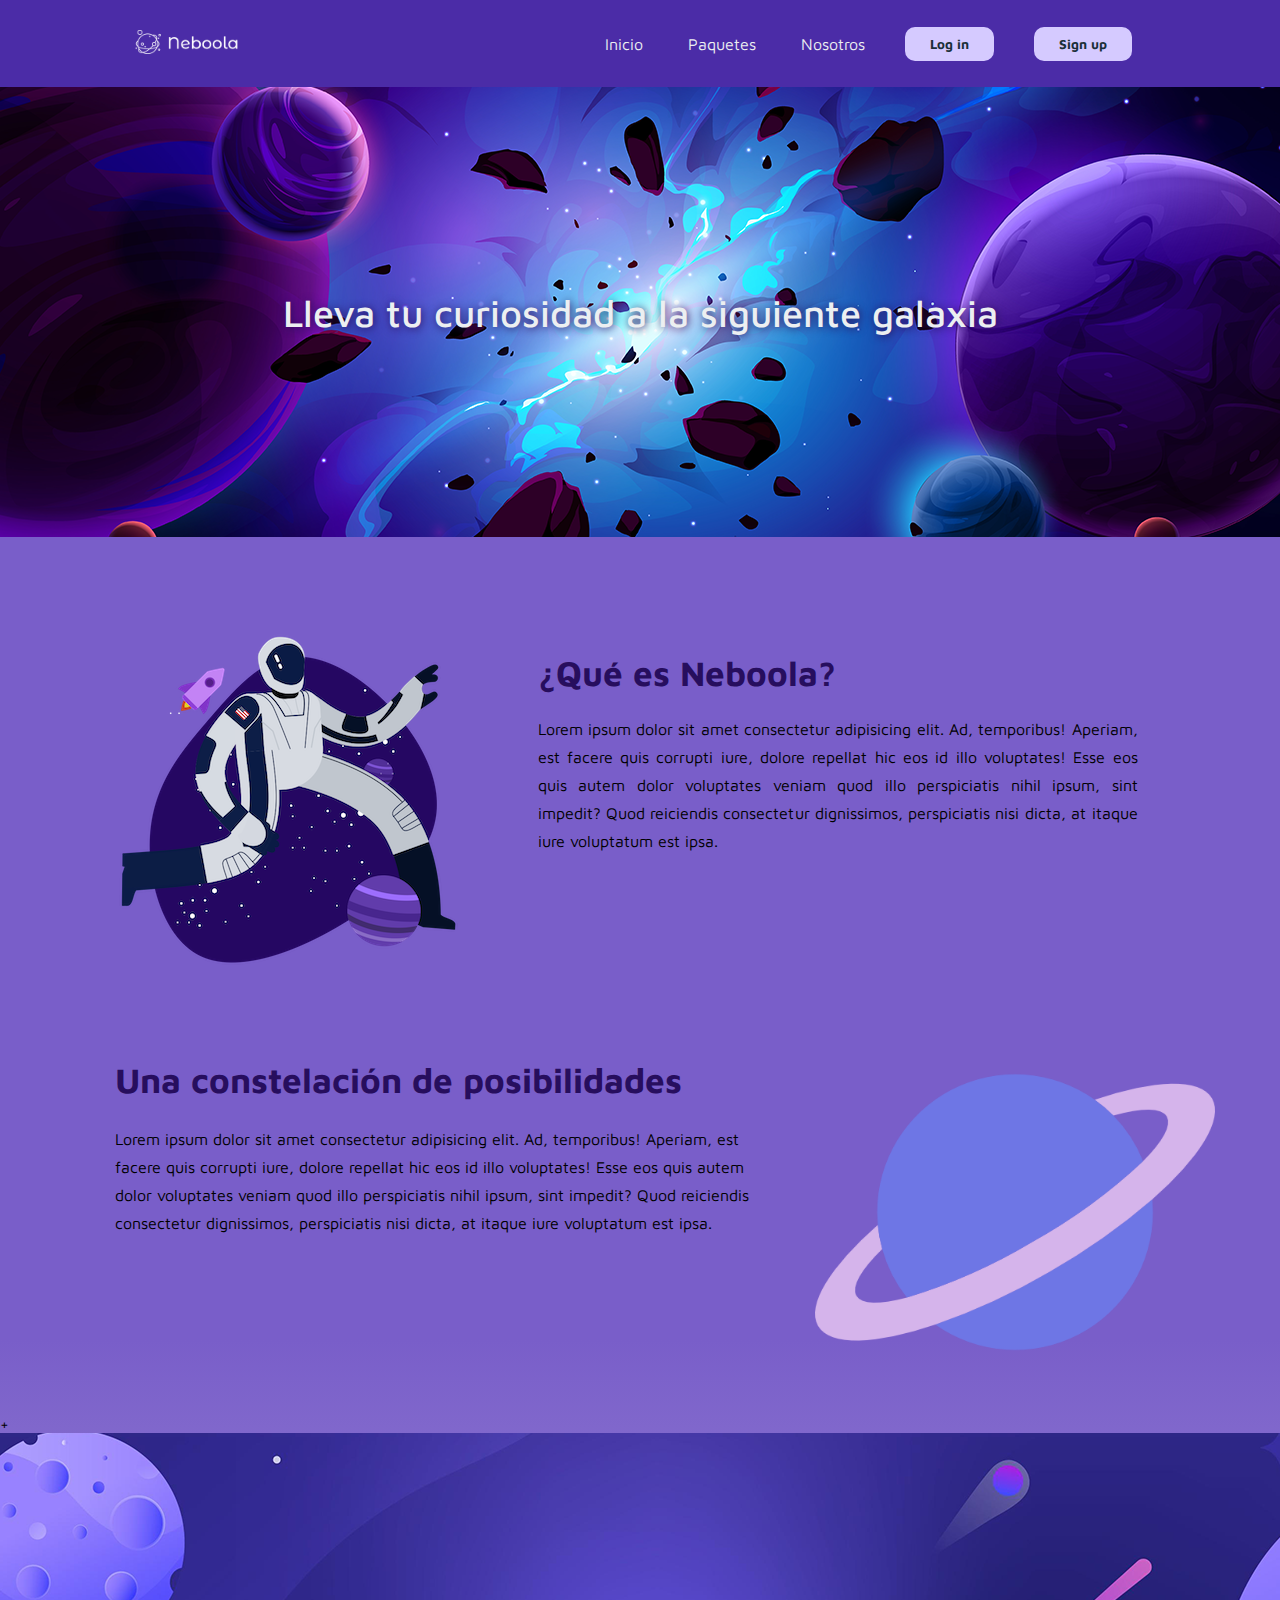
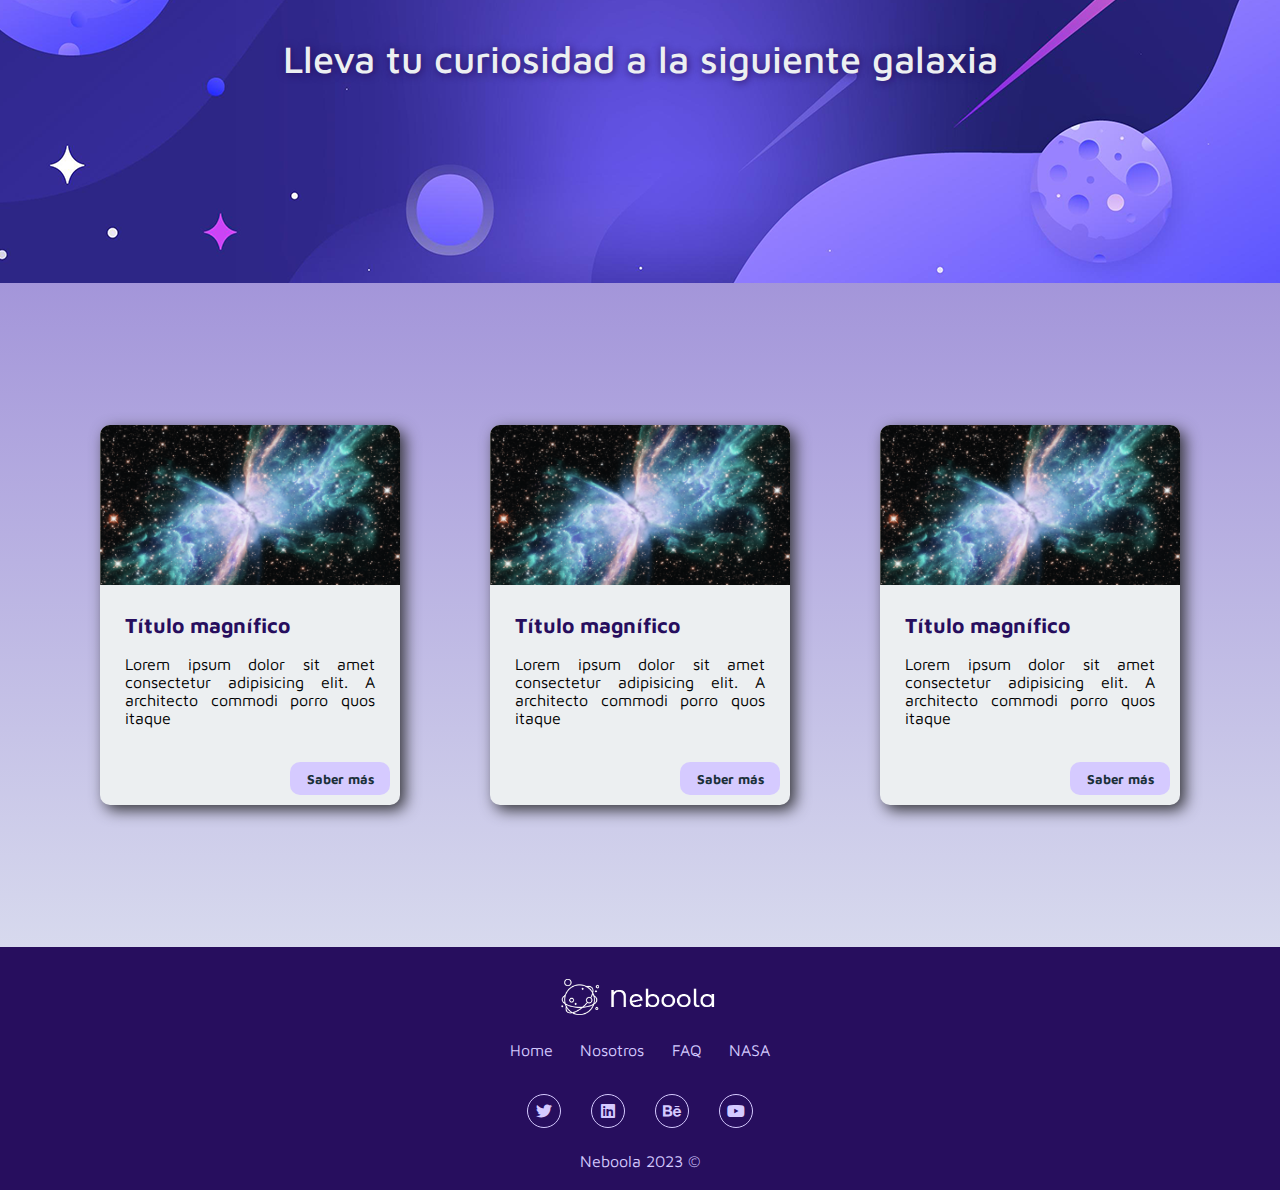
<file: index.html>
<!DOCTYPE html>
<html lang="es">
  <head>
    <meta charset="UTF-8" />
    <meta http-equiv="X-UA-Compatible" content="IE=edge" />
    <meta name="viewport" content="width=device-width, initial-scale=1.0" />
    <title>Neboola</title>
    <link rel="stylesheet" href="assets/styles/indexStyle.css" />
    <link rel="preconnect" href="https://fonts.googleapis.com" />
    <link rel="preconnect" href="https://fonts.gstatic.com" crossorigin />
    <link
      href="https://fonts.googleapis.com/css2?family=Maven+Pro:wght@400;500;600;700;800;900&display=swap"
      rel="stylesheet"
    />
    <link
      rel="stylesheet"
      href="https://cdnjs.cloudflare.com/ajax/libs/font-awesome/6.4.0/css/all.min.css"
    />
  </head>

  <body>
    <!-- Navbar -->
    <header class="header">
      <div class="logo">
        <a href="index.html"
          ><img src="assets/img/neboolalogo.png" alt="Logo de la marca"
        /></a>
      </div>
      <nav>
        <ul class="nav-links">
          <li><a href="#">Inicio</a></li>
          <li><a href="servicios.html">Paquetes</a></li>
          <li><a href="#">Nosotros</a></li>
        </ul>
      </nav>
      <a class="btn" href="#"><button>Log in</button></a>
      <a class="btn" href="formulario.html"><button>Sign up</button></a>
    </header>

    <!-- Hero -->
    <section class="hero">
      <p>Lleva tu curiosidad a la siguiente galaxia</p>
    </section>
    <br /><br /><br /><br />

    <!-- Contenido principal -->
    <section class="content1">
      <div>
        <img
          src="assets/img/astronauta.png"
          alt="astronauta"
          class="astronauta-content"
        />
      </div>
      <div class="content-text">
        <h2>¿Qué es Neboola?</h2>
        <br />
        <p>
          Lorem ipsum dolor sit amet consectetur adipisicing elit. Ad,
          temporibus! Aperiam, est facere quis corrupti iure, dolore repellat
          hic eos id illo voluptates! Esse eos quis autem dolor voluptates
          veniam quod illo perspiciatis nihil ipsum, sint impedit? Quod
          reiciendis consectetur dignissimos, perspiciatis nisi dicta, at itaque
          iure voluptatum est ipsa.
        </p>
      </div>
    </section>

    <section class="content2">
      <div class="content-text2">
        <h2>Una constelación de posibilidades</h2>
        <br />
        <p>
          Lorem ipsum dolor sit amet consectetur adipisicing elit. Ad,
          temporibus! Aperiam, est facere quis corrupti iure, dolore repellat
          hic eos id illo voluptates! Esse eos quis autem dolor voluptates
          veniam quod illo perspiciatis nihil ipsum, sint impedit? Quod
          reiciendis consectetur dignissimos, perspiciatis nisi dicta, at itaque
          iure voluptatum est ipsa.
        </p>
      </div>
      <div>
        <img
          src="assets/img/planet.png"
          alt="astronauta"
          class="planet-content"
        />
      </div>
      <!-- HERO SECUNDARIO -->
    </section>
    +
    <section class="second-hero">
      <p>Lleva tu curiosidad a la siguiente galaxia</p>
    </section>
    <br /><br /><br /><br />
    <!-- FILA DE CARDS -->
    <section class="card-row">
      <article class="card">
        <div class="card-image">
          <img src="assets/img/nebulosa.png" />
        </div>
        <div class="card-text">
          <h4>Título magnífico</h4>
          <br />
          <p>
            Lorem ipsum dolor sit amet consectetur adipisicing elit. A
            architecto commodi porro quos itaque
          </p>
        </div>
        <button class="btn-card">Saber más</button>
      </article>

      <article class="card">
        <div class="card-image">
          <img src="assets/img/nebulosa.png" />
        </div>
        <div class="card-text">
          <h4>Título magnífico</h4>
          <br />
          <p>
            Lorem ipsum dolor sit amet consectetur adipisicing elit. A
            architecto commodi porro quos itaque
          </p>
        </div>
        <button class="btn-card">Saber más</button>
      </article>

      <article class="card">
        <div class="card-image">
          <img src="assets/img/nebulosa.png" />
        </div>
        <div class="card-text">
          <h4>Título magnífico</h4>
          <br />
          <p>
            Lorem ipsum dolor sit amet consectetur adipisicing elit. A
            architecto commodi porro quos itaque
          </p>
        </div>
        <button class="btn-card">Saber más</button>
      </article>
    </section>

    <br /><br />
    <br /><br />

    <!-- FOOTER -->
    <footer>
      <div class="container-footer">
        <img src="assets/img/neboolalogo.png" alt="" />
        <ul class="menu">
          <li><a href="">Home</a></li>
          <li><a href="">Nosotros</a></li>
          <li><a href="">FAQ</a></li>
          <li><a href="">NASA</a></li>
        </ul>
        <ul class="media-icons">
          <li>
            <a href="">
              <i class="fab fa-twitter"></i>
            </a>
          </li>

          <li>
            <a href="">
              <i class="fab fa-linkedin"></i>
            </a>
          </li>
          <li>
            <a href="">
              <i class="fab fa-behance"></i>
            </a>
          </li>
          <li>
            <a href="">
              <i class="fab fa-youtube"></i>
            </a>
          </li>
        </ul>
        <p>Neboola 2023 ©</p>
      </div>
    </footer>
  </body>
</html>
</file>
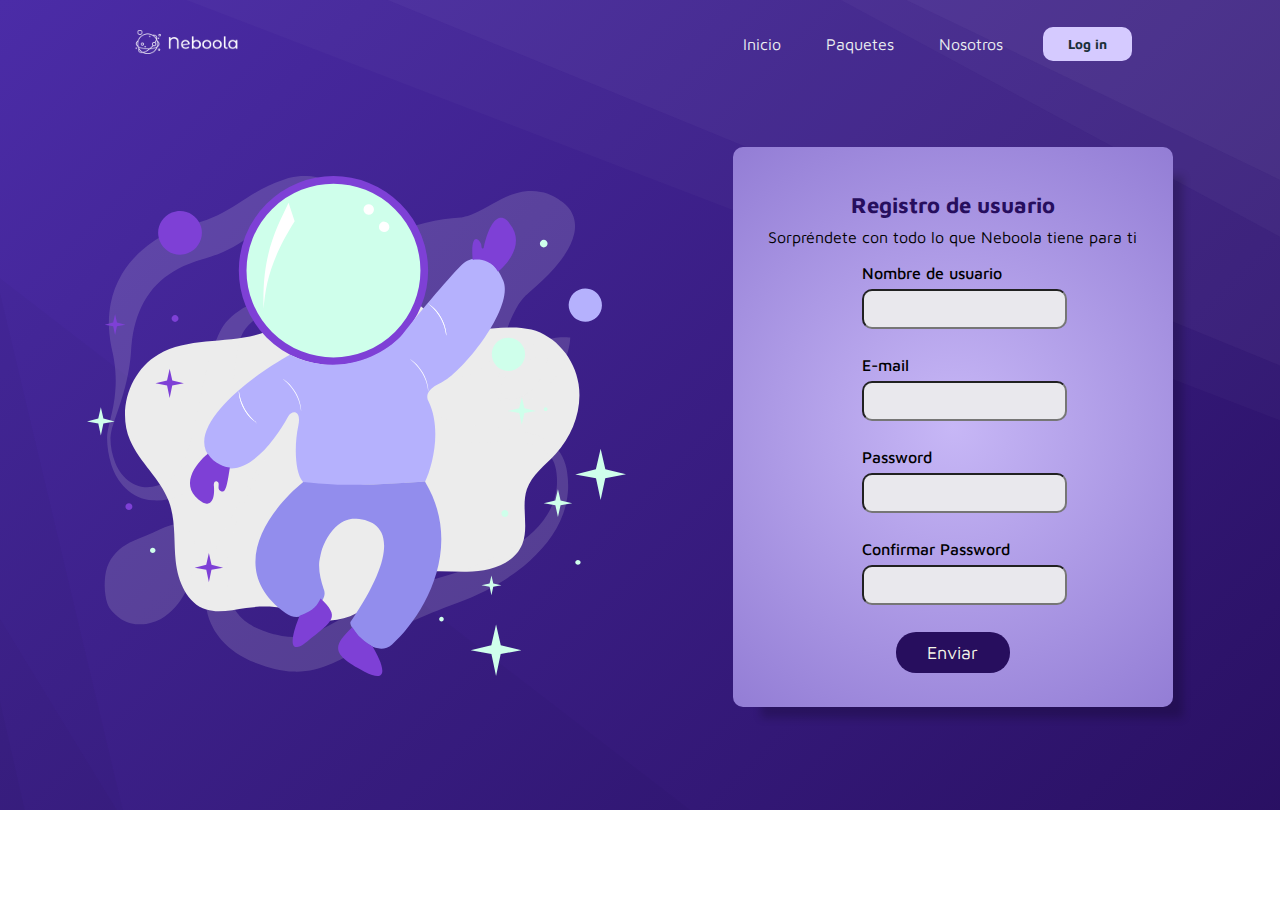
<file: formulario.html>
<!DOCTYPE html>
<html lang="es">
  <head>
    <meta charset="UTF-8" />
    <meta http-equiv="X-UA-Compatible" content="IE=edge" />
    <meta name="viewport" content="width=device-width, initial-scale=1.0" />
    <title>Sign Up</title>
    <link rel="stylesheet" href="assets/styles/formStyle.css" />
    <link rel="preconnect" href="https://fonts.googleapis.com" />
    <link rel="preconnect" href="https://fonts.gstatic.com" crossorigin />
    <link
      href="https://fonts.googleapis.com/css2?family=Maven+Pro:wght@400;500;600;700;800;900&display=swap"
      rel="stylesheet"
    />
  </head>
  <body>
    <!-- Navbar -->
    <header class="header">
      <div class="logo">
        <a href="index.html"
          ><img src="assets/img/neboolalogo.png" alt="Logo de la marca"
        /></a>
      </div>
      <nav>
        <ul class="nav-links">
            <li><a href="index.html">Inicio</a></li>
            <li><a href="servicios.html">Paquetes</a></li>
            <li><a href="#">Nosotros</a></li>
          </ul>
      </nav>
      <a class="btn" href="#"><button>Log in</button></a>
    </header>

    <!-- Formulario -->
    <section class="form-container">
      <div>
        <img src="assets/img/astronaut-signup.svg" />
      </div>

      <form id="formulario" action="formulario.html" method="">
        <h2>Registro de usuario</h2>
        <p>Sorpréndete con todo lo que Neboola tiene para ti</p>
        <br />
        <div class="form-control">
          <label for="usuario">Nombre de usuario</label>
          <input id="usuario" type="text" />
          <p></p>
        </div>

        <div class="form-control">
          <label for="email">E-mail</label>
          <input id="email" type="email" />
          <p></p>
        </div>

        <div class="form-control">
          <label for="pass">Password</label>
          <input id="pass" type="password" />
          <p></p>
        </div>

        <div class="form-control">
          <label for="passConfirma">Confirmar Password</label>
          <input id="passConfirma" type="password" />
          <p></p>
        </div>

        <button>Enviar</button>
      </form>
    </section>
    <script src="assets/js/app.js" defer></script>
  </body>
</html>
</file>
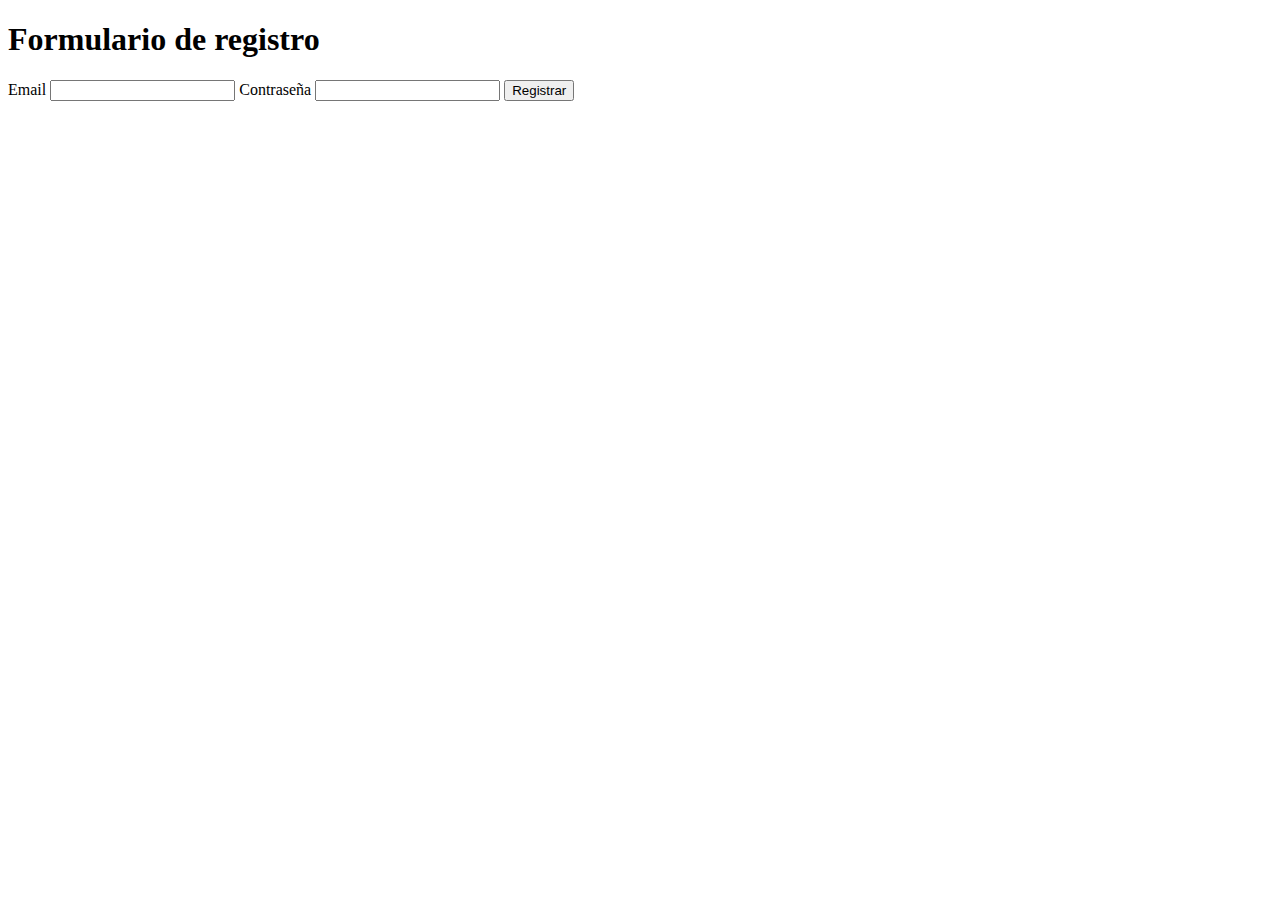
<file: prueba.html>
<!DOCTYPE html>
<html lang="en">
<head>
    <meta charset="UTF-8">
    <meta http-equiv="X-UA-Compatible" content="IE=edge">
    <meta name="viewport" content="width=device-width, initial-scale=1.0">
    <title>Document</title>
    <script src="registro.js" defer></script>
</head>
<body>
    <h1>Formulario de registro</h1>
    <form action="prueba.html" method="POST">
        <label for="email">Email</label>
        <input type="email" id="email" name="email"/>

        <label for="contrasena">Contraseña</label>
        <input type="password" id="constrasena" name="contrasena"/>

        <button type="submit">Registrar</button>
    </form>
</body>
</html>
</file>
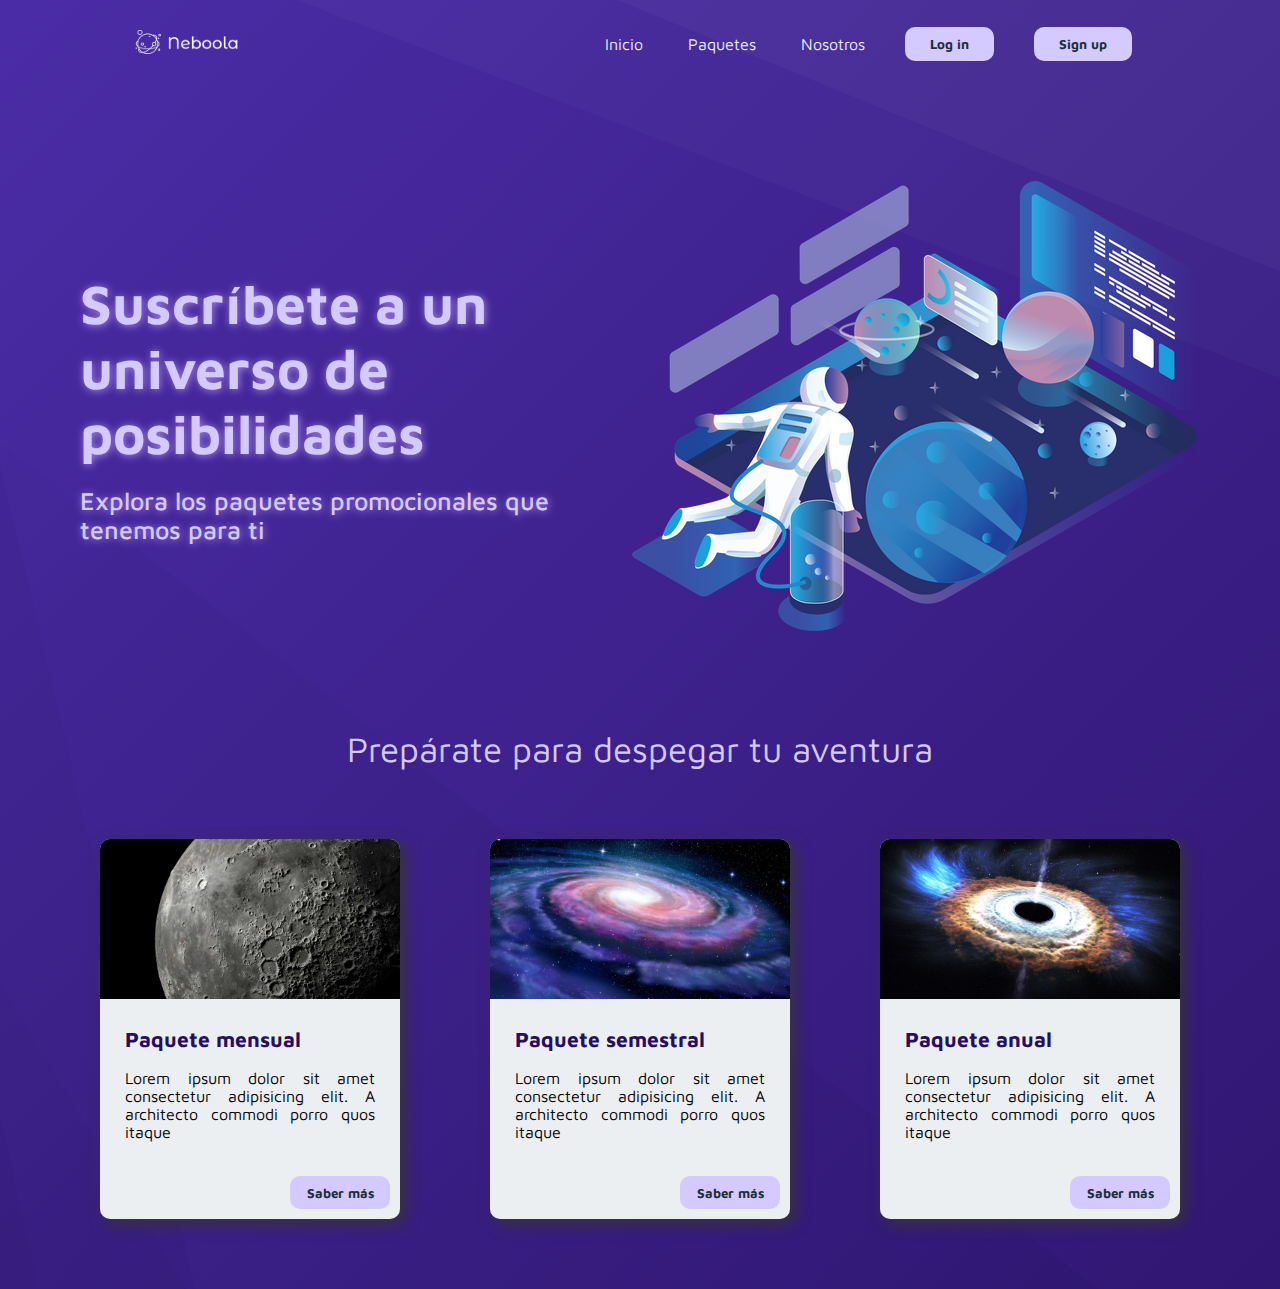
<file: servicios.html>
<!DOCTYPE html>
<html lang="es">
  <head>
    <meta charset="UTF-8" />
    <meta http-equiv="X-UA-Compatible" content="IE=edge" />
    <meta name="viewport" content="width=device-width, initial-scale=1.0" />
    <title>Suscríbete</title>
    <link rel="stylesheet" href="assets/styles/serviceStyle.css" />
    <link rel="preconnect" href="https://fonts.googleapis.com" />
    <link rel="preconnect" href="https://fonts.gstatic.com" crossorigin />
    <link
      href="https://fonts.googleapis.com/css2?family=Maven+Pro:wght@400;500;600;700;800;900&display=swap"
      rel="stylesheet"
    />
  </head>
  <body>
    <!-- Navbar -->
    <header class="header">
      <div class="logo">
        <a href="index.html"
          ><img src="assets/img/neboolalogo.png" alt="Logo de la marca"
        /></a>
      </div>
      <nav>
        <ul class="nav-links">
          <li><a href="index.html">Inicio</a></li>
          <li><a href="servicios.html">Paquetes</a></li>
          <li><a href="#">Nosotros</a></li>
        </ul>
      </nav>
      <a class="btn" href="#"><button>Log in</button></a>
      <a class="btn" href="formulario.html"><button>Sign up</button></a>
    </header>
    <br /><br /><br />
    <!-- Hero con servicios -->
    <section class="hero-services">
      <div class="hero-text">
        <h2>Suscríbete a un universo de posibilidades</h2>
        <p>Explora los paquetes promocionales que tenemos para ti</p>
      </div>
      <figure>
        <img
          src="assets/img/space.webp"
          alt="Astronauta observando planetas"
          class="hero-img"
        />
      </figure>
    </section>
    <br /><br /><br />

    <h2 class="text-content">Prepárate para <b>despegar</b> tu aventura</h2>

    <!-- FILA DE CARDS -->
    <section class="card-row">
      <article class="card">
        <div class="card-image">
          <img src="assets/img/moon.jpg" />
        </div>
        <div class="card-text">
          <h4>Paquete mensual</h4>
          <br />
          <p>
            Lorem ipsum dolor sit amet consectetur adipisicing elit. A
            architecto commodi porro quos itaque
          </p>
        </div>
        <button class="btn-card">Saber más</button>
      </article>

      <article class="card">
        <div class="card-image">
          <img src="assets/img/lactea.jpg" />
        </div>
        <div class="card-text">
          <h4>Paquete semestral</h4>
          <br />
          <p>
            Lorem ipsum dolor sit amet consectetur adipisicing elit. A
            architecto commodi porro quos itaque
          </p>
        </div>
        <button class="btn-card">Saber más</button>
      </article>

      <article class="card">
        <div class="card-image">
          <img src="assets/img/black.jpg" />
        </div>
        <div class="card-text">
          <h4>Paquete anual</h4>
          <br />
          <p>
            Lorem ipsum dolor sit amet consectetur adipisicing elit. A
            architecto commodi porro quos itaque
          </p>
        </div>
        <button class="btn-card">Saber más</button>
      </article>
    </section>
  </body>
</html>
</file>
<file: assets/styles/indexStyle.css>
* {
  margin: 0;
  padding: 0;
  font-family: "Maven Pro", sans-serif;
}

body {
  background: #795ec9;
  background: linear-gradient(
    180deg,
    rgba(121, 94, 201, 1) 48%,
    rgba(234, 242, 245, 1) 100%
  );
}

p {
  font-size: 16px;
}

h1,
h2,
h3,
h4 {
  color: #270e5e;
  font-weight: bold;
}

h4 {
  font-size: 21px;
}

h2 {
  font-size: 35px;
}

/* NAVBAR */

.header {
  background-color: #4b2ca7;
  display: flex;
  justify-content: flex-end;
  align-items: center;
  height: 77px;
  padding: 5px 10%;
}

.header .logo {
  cursor: pointer;
  margin-right: auto;
}

.header .logo img {
  height: 40px;
  width: auto;
  transition: all 0.3s;
}

.header .logo img:hover {
  transform: scale(1.2);
}

.header .nav-links {
  list-style: none;
}

.header .nav-links li {
  display: inline-block;
  padding: 0 20px;
}

.header .nav-links li:hover {
  transform: scale(1.1);
}

.header .nav-links a {
  font-size: 300;
  color: #eceff1;
  text-decoration: none;
}

.header .nav-links li a:hover {
  color: #9180d7;
}

.header .btn button {
  margin: 20px;
  font-weight: 700;
  color: #1b3039;
  padding: 9px 25px;
  background: #d5caff;
  border: none;
  border-radius: 10px;
  cursor: pointer;
  transition: all 0.3s ease 0s;
}

.header .btn button:hover {
  background-color: #e2f1f8;
  color: #872fac;
  transform: scale(1.1);
}

/* HERO */
.hero {
  width: 100vw;
  height: 450px;
  display: flex;
  align-items: center;
  justify-content: center;
  background-image: url("../img/hero.png");
  background-size: cover;
  background-position: center;
}

.hero p {
  color: #eceff1;
  font-size: 38px;
  font-weight: 500;
  text-align: center;
  text-shadow: #270e5e 1px 1px 8px;
}

/* CONTENIDO PRINCIPAL */
.content1 {
  display: flex;
  flex-direction: row;
  justify-content: center;
}

.planet-content {
  max-width: 400px;
  animation: anime 1s infinite ease-in-out alternate;
}

.content-text {
  text-align: justify;
  line-height: 28px;
  height: 300px;
  width: 600px;
  padding: 20px;
  margin: 30px;
}

.content2 {
  display: flex;
  flex-direction: row;
  justify-content: center;
}

.content-text2 > h2 {
  line-height: 35px;
}
.content-text2 {
  text-align: justify;
  line-height: 28px;
  height: 300px;
  width: 650px;
  text-align: start;
  padding: 20px;
  margin: 30px;
}

.astronauta-content {
  animation-delay: 0.3s;
  animation: anime 1s infinite ease-in-out alternate;
}

@keyframes anime {
  100% {
    transform: translateY(20px);
    -webkit-transform: translateY(20px);
    -moz-transform: translateY(20px);
    -ms-transform: translateY(20px);
    -o-transform: translateY(20px);
  }
}

/* HERO SECUNDARIO */
.second-hero {
  width: 100vw;
  height: 450px;
  display: flex;
  align-items: center;
  justify-content: center;
  background-image: url("../img/section.png");
  background-size: cover;
  background-position: center;
}

.second-hero p {
  color: #eceff1;
  font-size: 38px;
  font-weight: 500;
  text-align: center;
  text-shadow: #270e5e 1px 1px 8px;
}

/* SECCIÓN DE CARDS */

.card-row {
  display: flex;
  justify-content: space-evenly;
  padding: 20px;
  margin: 20px;
}
.card {
  display: flex;
  flex-direction: column;
  width: 300px;
  height: 380px;
  box-shadow: 5px 5px 15px rgb(53, 53, 58);
  text-align: center;

  border-radius: 10px;
  background: #eceff1;
}

.card-image img {
  height: 160px;
  width: 300px;
  border-radius: 10px 10px 0px 0px;
}

.card-text {
  margin: 15px;
  padding: 10px;
  text-align: justify;
}

.card button {
  width: 100px;
  height: 80px;
  font-weight: 700;
  color: #1b3039;
  background: #d5caff;
  border: none;
  border-radius: 10px;
  cursor: pointer;
  align-self: flex-end;
  margin: 10px;
}

.card:hover {
  transform: scale(1.15);
  box-shadow: 5px 5px 15px rgba(0, 0, 0, 0.6);
}
.card {
  transition: 0.5s ease;
  cursor: pointer;
  margin: 30px;
}

/* FOOTER */
footer {
  text-align: center;
  background-color: #270e5e;
}

footer img {
  height: 60px;
  margin-top: 20px;
}
footer .menu li {
  display: inline-block;
  margin: 0.7em;
  text-align: center;
  text-decoration: none;
}

footer p {
  margin: 0 auto;
  color: #d5caff;
  padding-bottom: 20px;
}

footer a {
  color: #d5caff;
  text-decoration: none;
}
footer .media-icons {
  margin: 1.5em 0;
  display: flex;
  flex-direction: row;
  justify-content: center;
  gap: 30px;
  list-style-type: none;
}

footer .media-icons a {
  border: 1px #d5caff solid;
  width: 2em;
  height: 2em;
  border-radius: 50%;
  display: flex;
  justify-content: center;
  align-items: center;
  transition: 0.3s;
}

.media-icons a:hover {
  background-color: #9180d7;
  color: #270e5e;
}
</file>
<file: assets/styles/formStyle.css>
* {
    margin: 0;
    padding: 0;
    font-family: 'Maven Pro', sans-serif;
}

body {
    font-family: 'Lucida Sans', 'Lucida Sans Regular', 'Lucida Grande', 'Lucida Sans Unicode', Geneva, Verdana, sans-serif;
    background-image: url("../img/form-background.svg");
    background-repeat: no-repeat;
    background-size: cover;
    min-height: 90vh;
}

h1, h2, h3, h4{
    color: #270E5E;
    font-weight: bold;
}

/* NAVBAR */

.header{
    display: flex;
    justify-content: flex-end;
    align-items: center;
    height: 77px;
    padding: 5px 10%;
    margin-bottom: 40px;
}

.header .logo{
    cursor: pointer;
    margin-right: auto;
}

.header .logo img{
    height: 40px;
    width: auto;
    transition: all 0.3s;
}

.header .logo img:hover{
    transform: scale(1.2);
}

.header .nav-links{
    list-style: none;
}

.header .nav-links li{
    display: inline-block;
    padding: 0 20px;    
}

.header .nav-links li:hover{
    transform: scale(1.1);
}

.header .nav-links a{
    font-size: 300;
    color: #eceff1;
    text-decoration: none;    
}

.header .nav-links li a:hover{
    color: #9180d7;
}

.header .btn button{
    margin: 20px;
    font-weight: 700;
    color: #1b3039;
    padding: 9px 25px;
    background: #D5CAFF;
    border: none;
    border-radius: 10px;
    cursor: pointer;
    transition: all 0.3s ease 0s;
}

.header .btn button:hover{
    background-color: #e2f1f8;
    color: #872fac;
    transform: scale(1.1);
}

/* FORMULARIO */


.form-container{
    display: flex;
    flex-direction: row;
    align-items: center;
    justify-content: space-evenly;
    margin-bottom: 20px;
   
}

.form-container h2{
    font-size: 22px;
    border-radius: 18px;
    padding: 10px;
    
}

.form-container img{
    height: 500px;
    animation-delay: .3s;
    animation: anime 1s infinite ease-in-out alternate;
    
    }
    
    @keyframes anime{
        100%{
            transform: translateY(20px);
            -webkit-transform: translateY(20px);
            -moz-transform: translateY(20px);
            -ms-transform: translateY(20px);
            -o-transform: translateY(20px);
            
        }
    }

#formulario{
    background: rgb(199,183,246);
    background: radial-gradient(circle, rgba(199,183,246,1) 0%, rgba(147,125,213,1) 100%);
    box-shadow: 19px 20px 8px -9px rgba(0,0,0,0.2);
    height: 500px;
    width: 380px;
    display: flex;
    flex-direction: column;
    justify-content: center;
    align-items: center;
    padding: 30px;
    margin: 20px;
    border-radius: 10px;
}

.form-control{
    margin-bottom: 7px;
    padding-bottom: 20px;
}
.form-control label{
    display: inline-block;
    margin-bottom: 7px;
    font-weight:500;
}

.form-control input{
    display: block;
    padding: 10px;
    width: 100%;    
    border-radius: 10px;
    background: #e9e8ed;
}

.form-control.ok input {
    border: 0.1px solid;
    border-color: #08ffc8;
}
.form-control.falla input {
    border: 1.7px solid;
    border-color: #ae1c12;
}

#formulario button {
    background: #270E5E;
    border-radius: 20px;
    border: none;
    color: #f6f6e9;
    display: block;
    width: 30%;
    padding: 10px;
    font-size: 18px;
    cursor: pointer;
}
.form-control p {
    visibility: hidden;
    position: absolute;
    font-size: small;
    font-weight: 500;
    text-align: right;
}

.form-control.falla p {
    visibility: visible;
    color:#ae1c12;
}
</file>
<file: assets/styles/serviceStyle.css>
*{
    margin: 0;
    padding: 0;
    font-family: 'Maven Pro', sans-serif;
}

body {
    font-family: 'Lucida Sans', 'Lucida Sans Regular', 'Lucida Grande', 'Lucida Sans Unicode', Geneva, Verdana, sans-serif;
    background-image: url("../img/form-background.svg");
    background-repeat: no-repeat;
    background-size: cover;
    min-height: 90vh;
}

p{
    font-size: 16px;
}

h1, h2, h3, h4{
    color: #270E5E;
    font-weight: bold;
}

h4{
    font-size: 21px;
}

h2{
font-size: 35px;
}

/* NAVBAR */

.header{
    display: flex;
    justify-content: flex-end;
    align-items: center;
    height: 77px;
    padding: 5px 10%;
}

.header .logo{
    cursor: pointer;
    margin-right: auto;
}

.header .logo img{
    height: 40px;
    width: auto;
    transition: all 0.3s;
}

.header .logo img:hover{
    transform: scale(1.2);
}

.header .nav-links{
    list-style: none;
}

.header .nav-links li{
    display: inline-block;
    padding: 0 20px;    
}

.header .nav-links li:hover{
    transform: scale(1.1);
}

.header .nav-links a{
    font-size: 300;
    color: #eceff1;
    text-decoration: none;    
}

.header .nav-links li a:hover{
    color: #9180d7;
}

.header .btn button{
    margin: 20px;
    font-weight: 700;
    color: #1b3039;
    padding: 9px 25px;
    background: #D5CAFF;
    border: none;
    border-radius: 10px;
    cursor: pointer;
    transition: all 0.3s ease 0s;
}

.header .btn button:hover{
    background-color: #e2f1f8;
    color: #872fac;
    transform: scale(1.1);
}

/* HERO SECTION */

.hero-services{
    display: flex;
    flex-direction: row;
    justify-content: center;
    align-items: center;
    margin:20px;
    padding:20px
}

.hero-text h2{
    font-size: 55px;
    text-shadow: #a587eb 1px 1px 8px;
    color:#D5CAFF;
}

.hero-text p{
    padding-top: 20px;
    font-size: 25px;
    font-weight: 500;
    color:#D5CAFF;
    text-shadow: hsl(259, 69%, 73%) 1px 1px 8px;
}
.hero-text{
    padding-left: 30px;
    margin-left: 10px;
}

.hero-img{
    padding-right: 30px;
    margin-right:10px ;
}

/* SECCIÓN DE CARDS */

.text-content{
    text-align: center;
    text-shadow: #a587eb;
    color:#D5CAFF;
    font-weight: lighter;
}

.card-row {
    display: flex;
    justify-content: space-evenly;
    padding: 20px;
    margin: 20px;
  }
  .card {
    display: flex;
    flex-direction: column;
    width: 300px;
    height: 380px;
    box-shadow: 5px 5px 15px rgb(53, 53, 58);
    text-align: center;
  
    border-radius: 10px;
    background: #eceff1;
  }
  
  .card-image img {
    height: 160px;
    width: 300px;
    border-radius: 10px 10px 0px 0px;
  }
  
  .card-text {
    margin: 15px;
    padding: 10px;
    text-align: justify;
  }
  
  .card button {
    width: 100px;
    height: 80px;
    font-weight: 700;
    color: #1b3039;
    background: #d5caff;
    border: none;
    border-radius: 10px;
    cursor: pointer;
    align-self: flex-end;
    margin: 10px;
  }
  
  .card:hover {
    transform: scale(1.15);
    box-shadow: 5px 5px 15px rgba(0, 0, 0, 0.6);
  }
  .card {
    transition: 0.5s ease;
    cursor: pointer;
    margin: 30px;
  }

  
  /* FOOTER */
footer {
    text-align: center;
  }
  
  footer img {
    height: 60px;
    margin-top: 20px;
  }
  footer .menu li {
    display: inline-block;
    margin: 0.7em;
    text-align: center;
    text-decoration: none;
  }
  
  footer p {
    margin: 0 auto;
    color: #d5caff;
    padding-bottom: 20px;
  }
  
  footer a {
    color: #d5caff;
    text-decoration: none;
  }
  footer .media-icons {
    margin: 1.5em 0;
    display: flex;
    flex-direction: row;
    justify-content: center;
    gap: 30px;
    list-style-type: none;
  }
  
  footer .media-icons a {
    border: 1px #d5caff solid;
    width: 2em;
    height: 2em;
    border-radius: 50%;
    display: flex;
    justify-content: center;
    align-items: center;
    transition: 0.3s;
  }
  
  .media-icons a:hover {
    background-color: #9180d7;
    color: #270e5e;
  }
</file>
